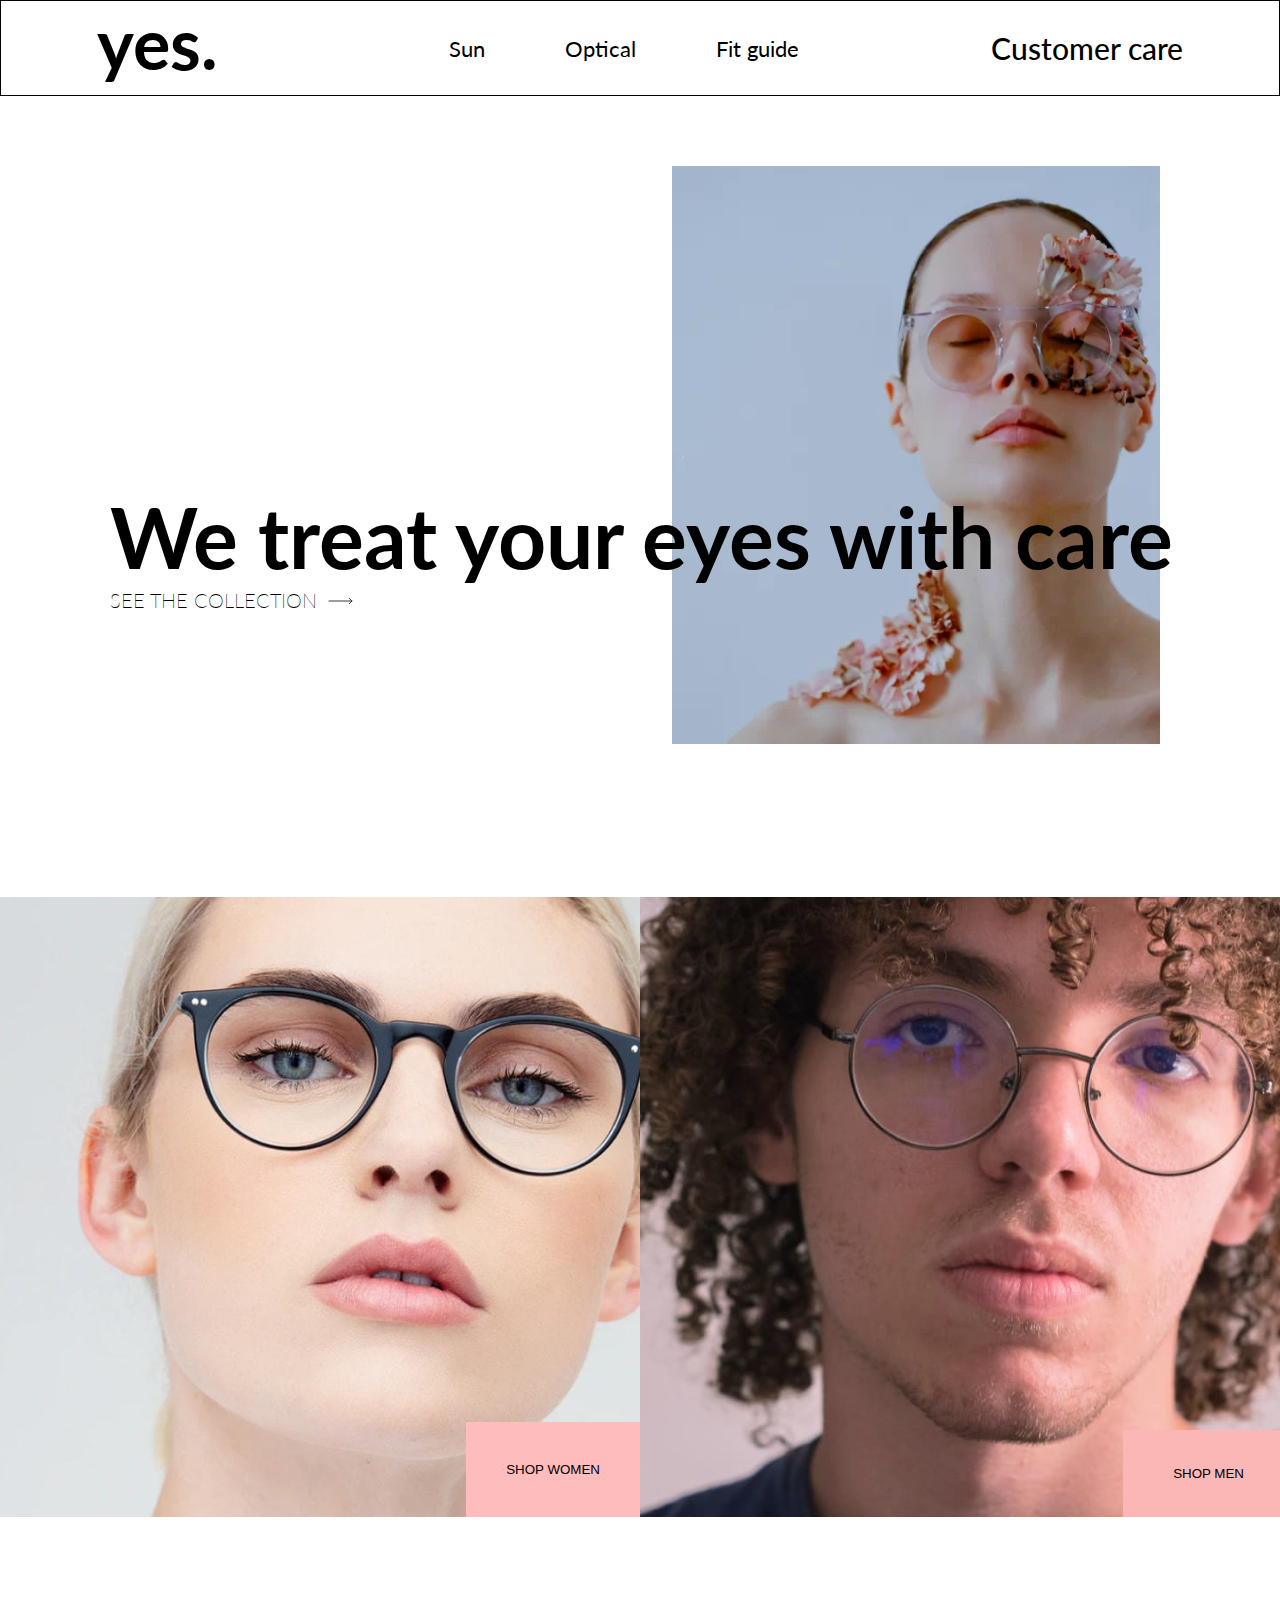
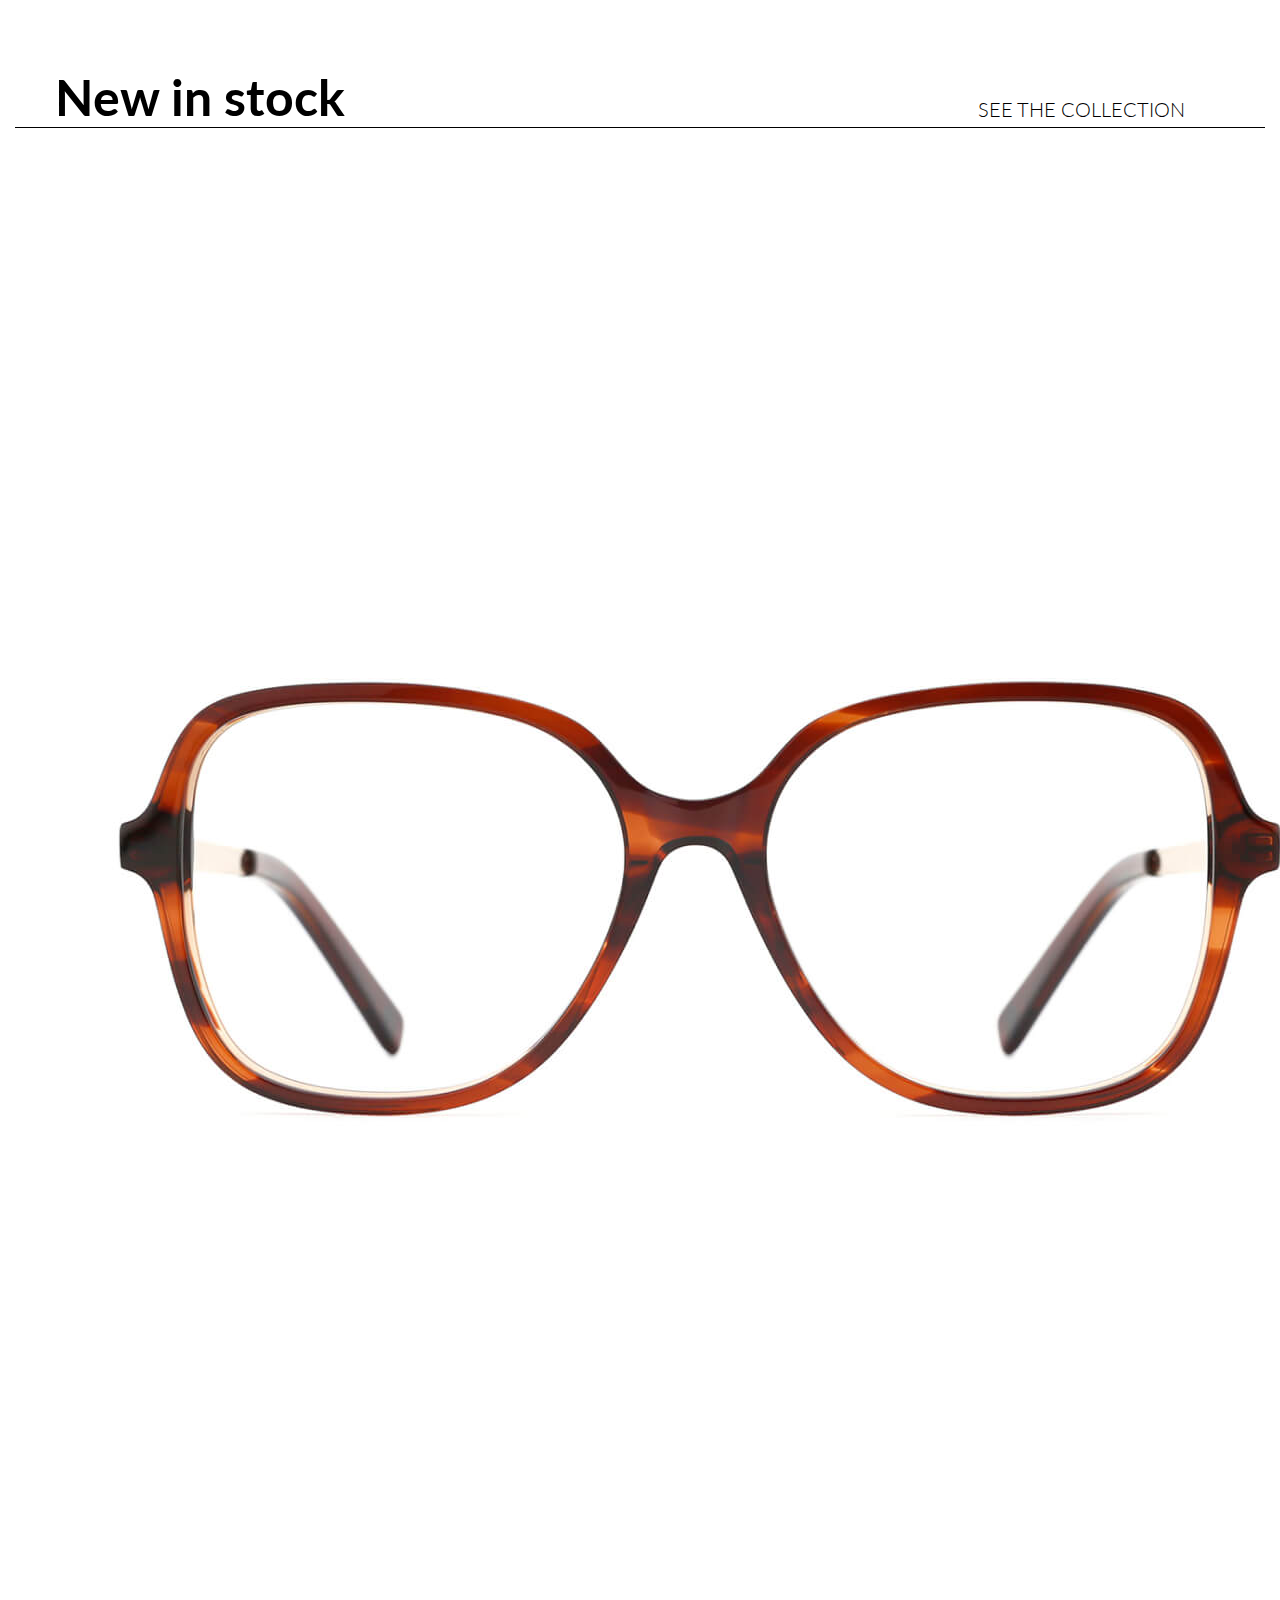
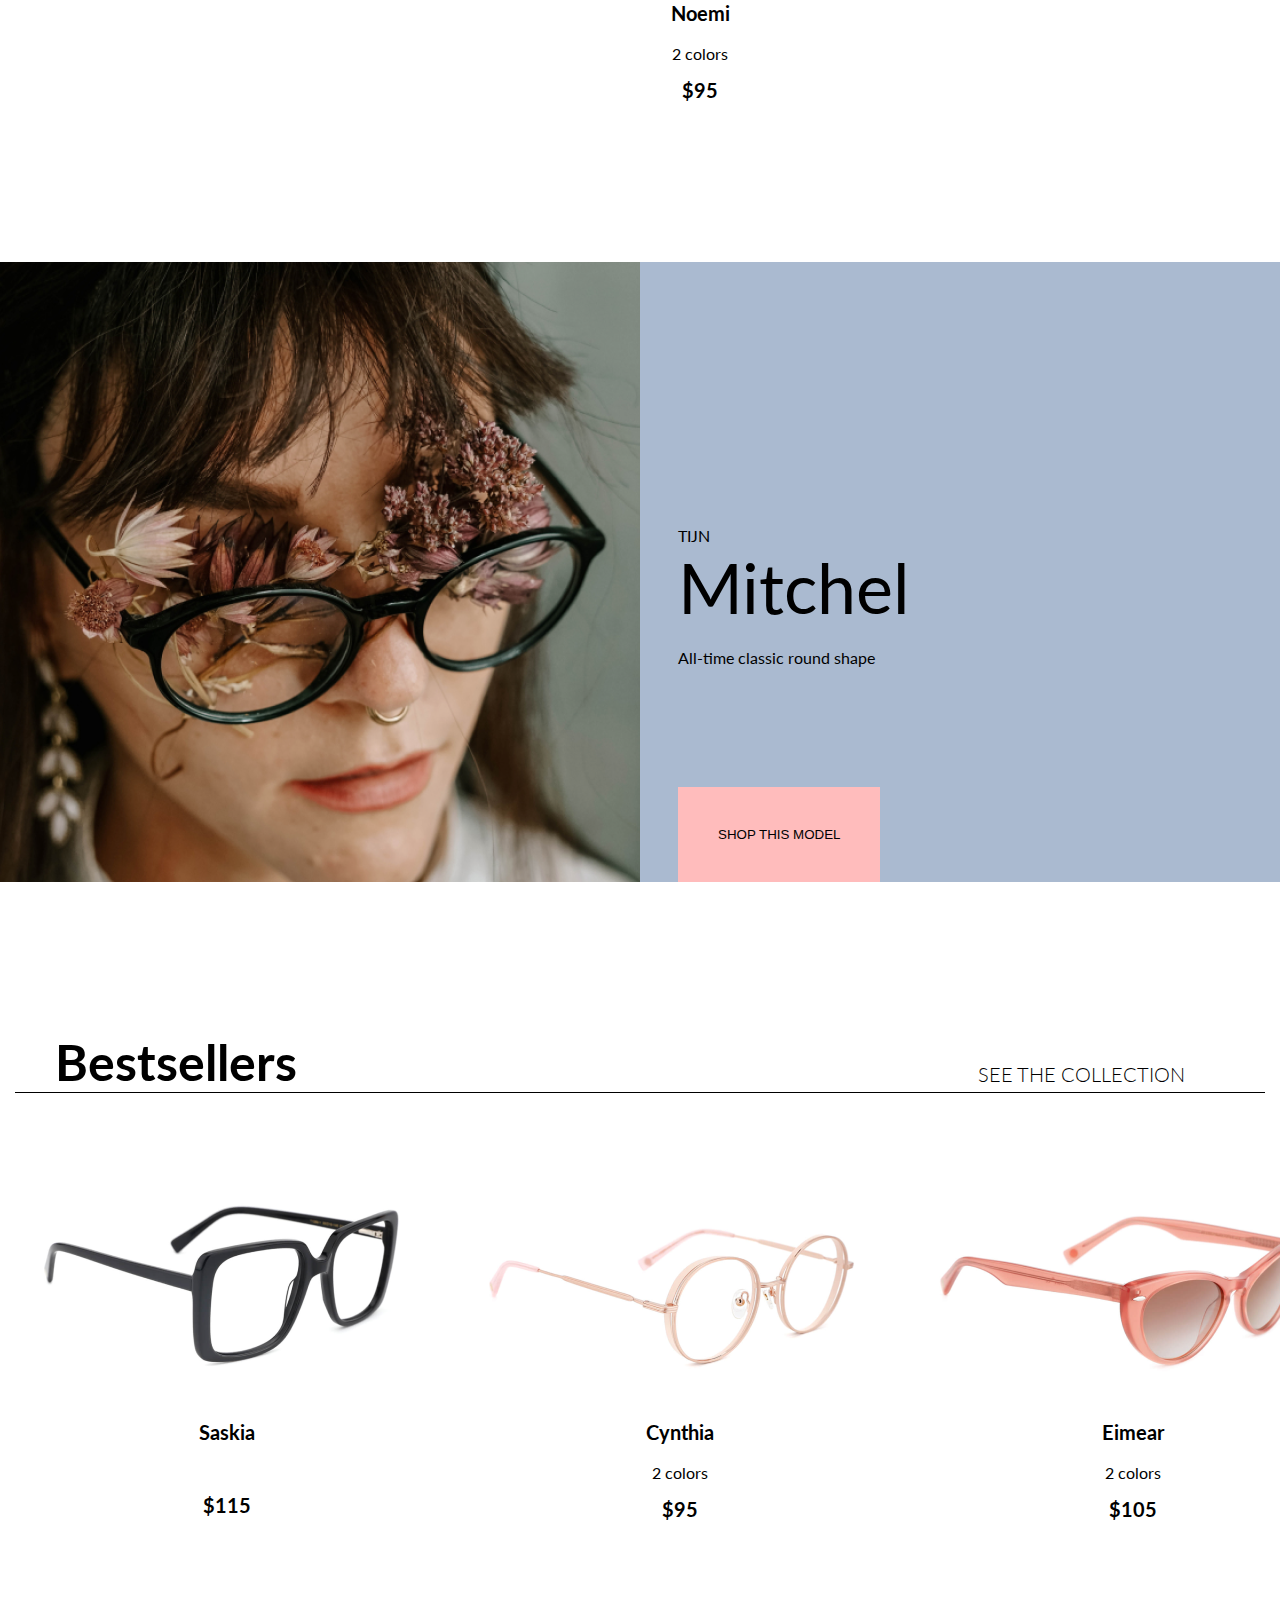
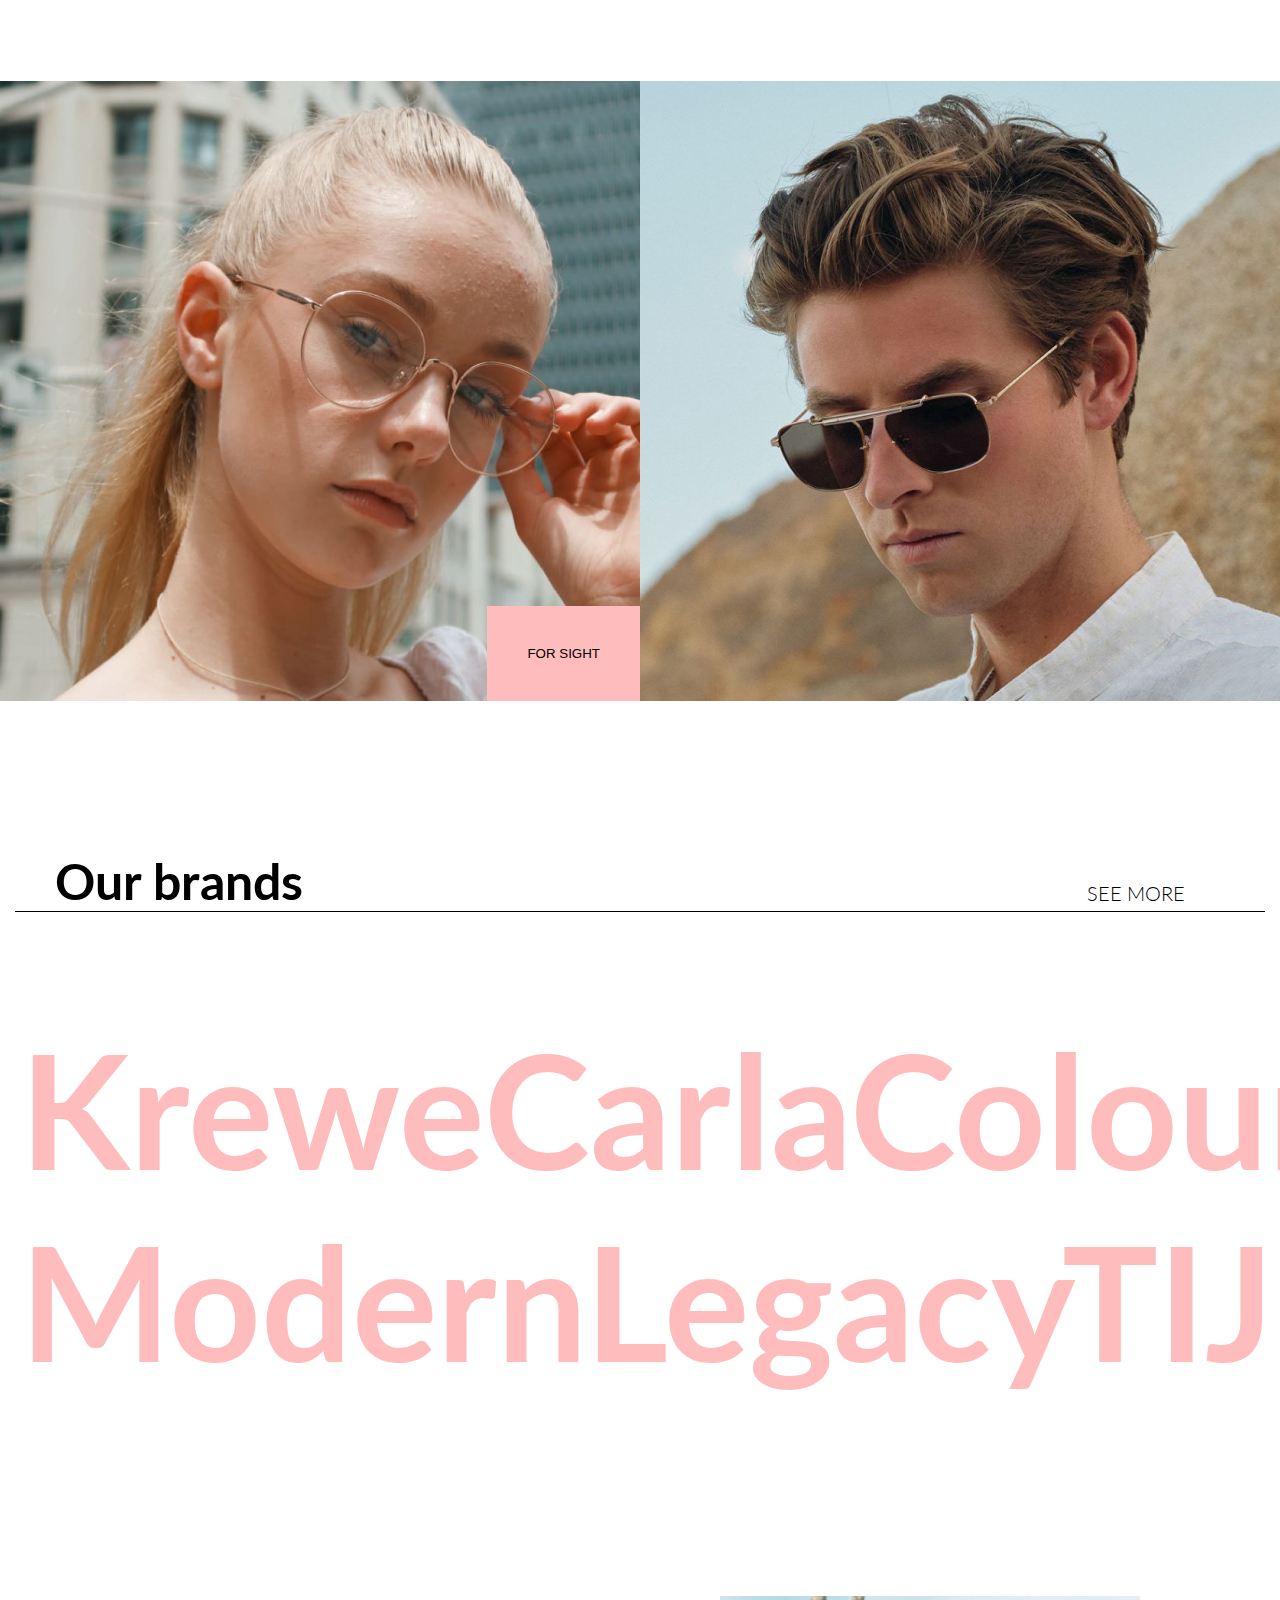
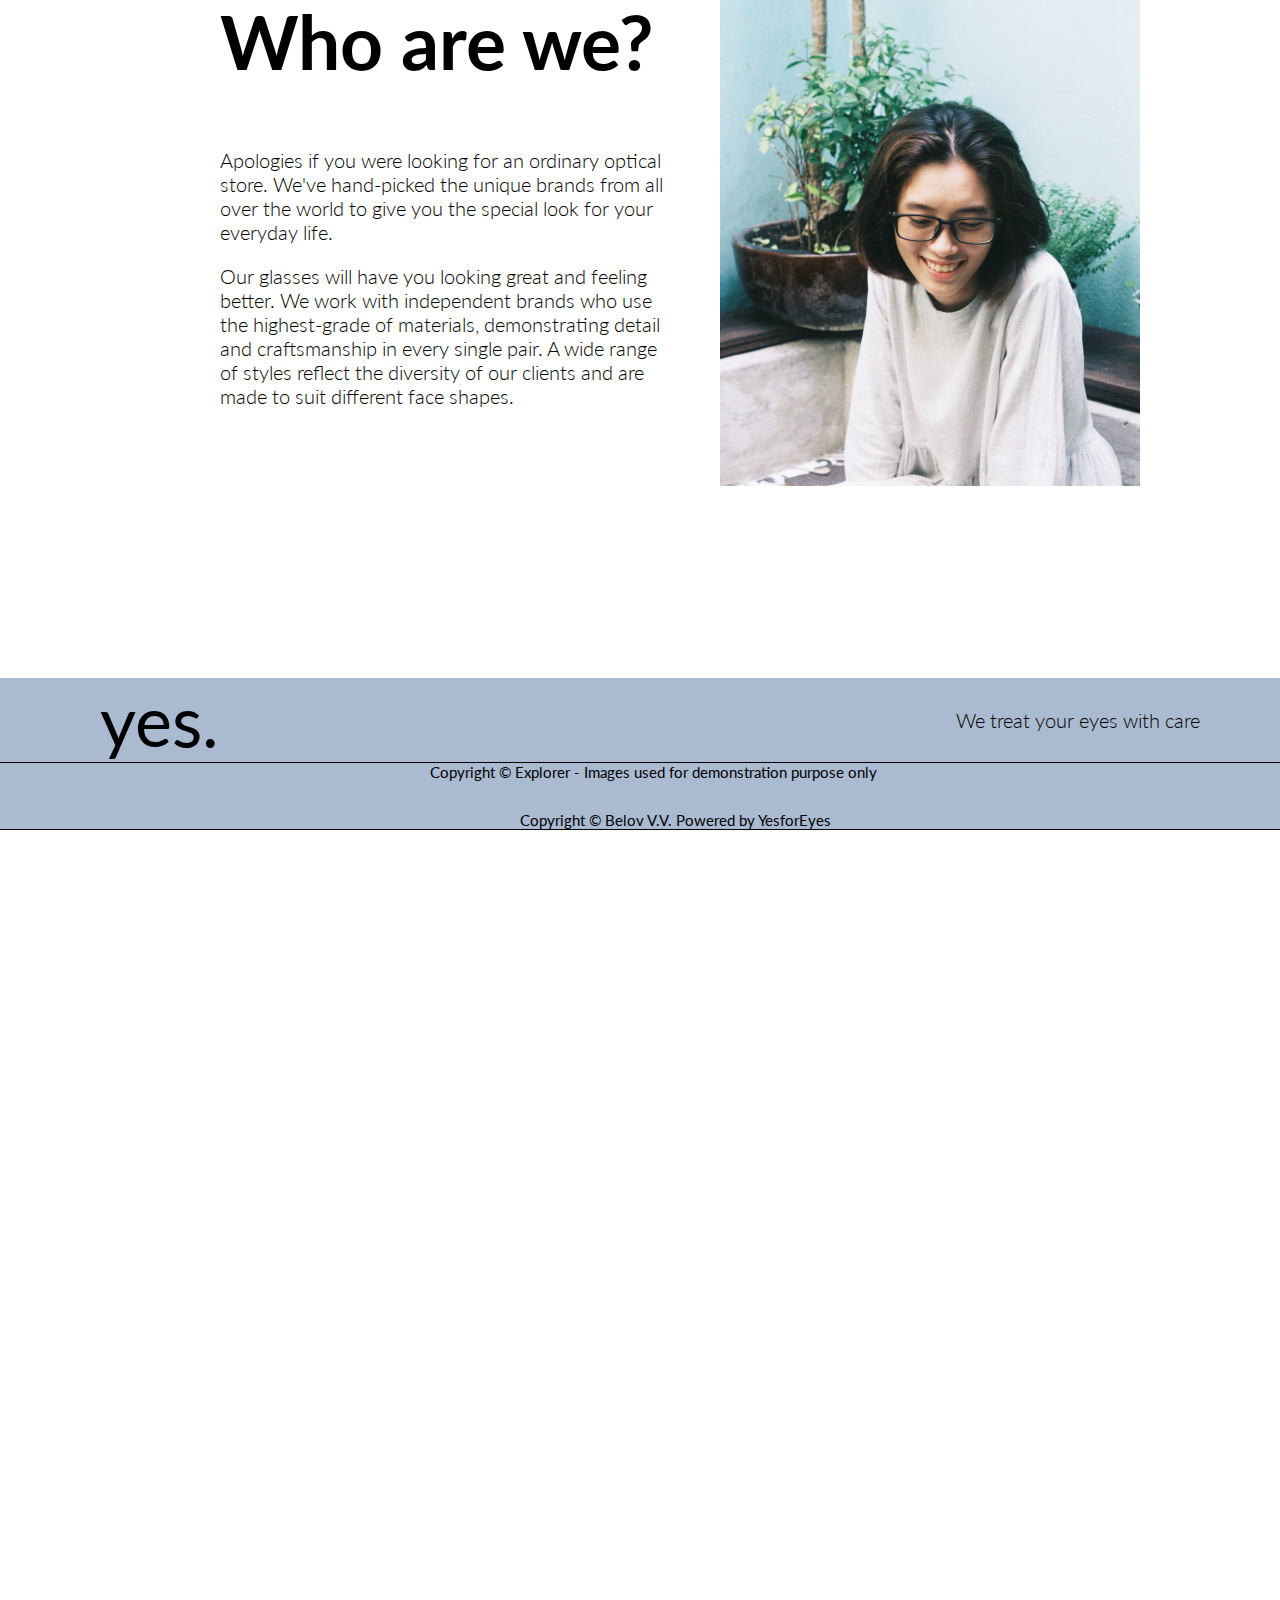
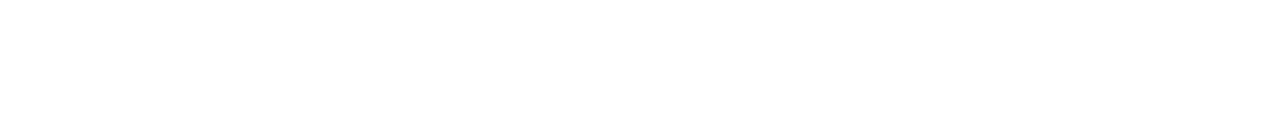
<file: my prjct figm/index.html>
<!DOCTYPE html>
<html lang="en">

<head>
    <meta charset="UTF-8">
    <meta http-equiv="X-UA-Compatible" content="IE=edge">
    <meta name="viewport" content="width=device-width, initial-scale=1.0">
    <link rel="preconnect" href="https://fonts.googleapis.com">
    <link rel="preconnect" href="https://fonts.gstatic.com" crossorigin>
    <link href="https://fonts.googleapis.com/css2?family=Inter+Tight:ital,wght@0,300;1,200&family=Lato:ital,wght@0,300;0,400;0,700;1,100;1,300;1,400&family=Major+Mono+Display&family=Noto+Sans:ital,wght@0,200;0,400;1,200;1,400&family=Roboto:ital,wght@0,100;0,300;0,400;0,500;1,100;1,300;1,400&display=swap" rel="stylesheet">
    <link rel="stylesheet" href="style.css">
    <title>Yes For Eyes</title>
<body>
    </head>
    <div class="flex-container">
        <a class="yes" href="index.html">
            <div class="yes">yes.</div>
        </a>
        <div class="flex2">
            <a class="sun" href="sun.html">
                <div class="sun">Sun</div>
            </a>
            <a class="opti" href="optical.html">
                <div class="opti">Optical</div>
            </a>
            <a class="fit" href="fit_guide.html">
                <div class="fit">Fit guide</div>
            </a>
        </div>
        <div class="care">Customer care</div>

    </div>
    <div class="imggirl">
        <img src="girl1.png" alt="girl1">
    </div>

    <div class="text">We treat your eyes with care
        <div class="see">SEE THE COLLECTION
            <img class="strelka" src="strelka.svg" alt="">
        </div>
    </div>
    <div class="block2">
        <div class="imgblock imgl">
            <button class="shop-button1">SHOP WOMEN</button>
        </div>
        <div class="imgblock imgr">
            <button class="shop-button2">SHOP MEN</button>
        </div>
    </div>
    <div class="block3">
        <div class="new">
            New in stock
            <div class="see2">
                SEE THE COLLECTION
            </div>
        </div>
    </div>
    <div class="eyes">
        <div class="n1">
            <img class="imgn1" src="n1.jpg" alt="Очки">
            <div class="noemi">
                Noemi
            </div><br>
            2 colors<br>
            <div class="b1">
                $95
            </div>
        </div>
        <div class="n2">
            <img src="n2.png" alt="Очки">
            <div class="hurst">
                Hurst
            </div><br>
            2 colors<br>
            <div class="b2">
                $285
            </div>
        </div>
        <div class="n3">
            <img src="n3.png" alt="Очки">
            <div class="louisa">
                Louisa
            </div><br>
            2 colors<br>
            <div class="b3">
                $315
            </div>
        </div>
    </div>
    <div class="block4">
        <div class="imgblock4 imgleft"></div>
        <div class="imgblock4 imgright">
            <div class="block4text">
                TIJN<br>
                <div class="mitch">
                    Mitchel
                </div><br>
                All-time classic round shape<br>
                <button class="shop-button3">SHOP THIS MODEL</button>
            </div>
        </div>
    </div>
    <div class="block5">
        <div class="best">
            Bestsellers
            <div class="see3">
                SEE THE COLLECTION
            </div>
        </div>
    </div>
    <div class="eyes-block2">
        <div class="nn1">
            <img class="imgnn1" src="nn1.png" alt="Очки">
            <div class="saskia">
                Saskia
            </div><br>
            <div class="bb1">
                $115
            </div>
        </div>
        <div class="nn2">
            <img src="nn2.png" alt="Очки">
            <div class="cynthia">
                Cynthia
            </div><br>
            2 colors<br>
            <div class="bb2">
                $95
            </div>
        </div>
        <div class="nn3">
            <img src="nn3.png" alt="Очки">
            <div class="eimear">
                Eimear
            </div><br>
            2 colors<br>
            <div class="bb3">
                $105
            </div>
        </div>
    </div>
    <div class="block6">
        <div class="imgblock6 imgblock6-left">
            <button class="shop-button4">FOR SIGHT</button>
        </div>
        <div class="imgblock6 imgblock6-right"></div>
    </div>
    <div class="block7">
        <div class="brand">
            Our brands
            <div class="see4">
                SEE MORE
            </div>
        </div>
    </div>
    <div class="textbig">
        KreweCarlaColour<br>
        ModernLegacyTIJN
    </div>
    <div class="content-box">
        <div class="imgboy3">
            <img class="boy3" src="boy3.png" alt="boy">
        </div>
        <div class="who">
            <h2>Who are we?</h2>
        </div>
        <div class="textend">
            <p>Apologies if you were looking for an ordinary optical<br> store. We've hand-picked the unique brands from
                all <br> over the world to give you the special look for your<br> everyday life.</p>
            <p>Our glasses will have you looking great and feeling<br> better. We work with independent brands who
                use<br> the highest-grade of materials, demonstrating detail<br> and craftsmanship in every single pair.
                A wide range<br> of styles reflect the diversity of our clients and are<br> made to suit different face
                shapes.</p>
        </div>
    </div>

    <footer>
        <div class="footer">
            <div class="yes2">
                yes.
                <div class="we11">
                    We treat your eyes with care
                </div>
            </div>

        </div>
        <div class="copy">
            <div class="footerinfo">
                Copyright © Explorer - Images used for demonstration purpose only
                <div class="footertext">
                    Copyright © Belov V.V. Powered by YesforEyes
                </div>
            </div>
        </div>
    </footer>
</body>

</html>
</file>
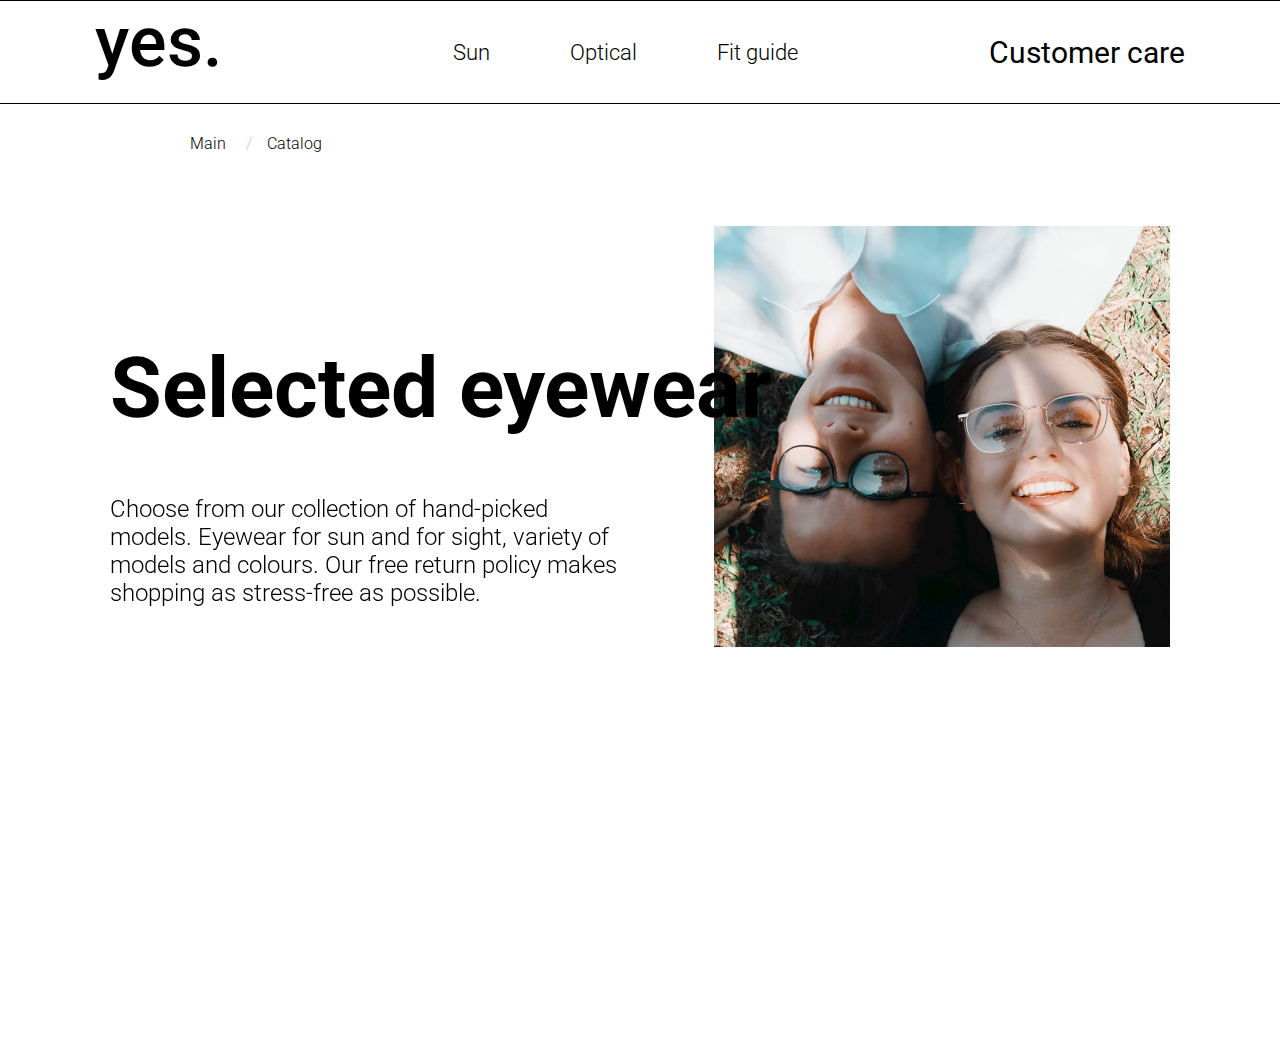
<file: my prjct figm/catalog.html>
<!DOCTYPE html>
<html lang="en">

<head>
    <meta charset="UTF-8">
    <meta http-equiv="X-UA-Compatible" content="IE=edge">
    <meta name="viewport" content="width=device-width, initial-scale=1.0">
    <link rel="preconnect" href="https://fonts.googleapis.com">
    <link rel="preconnect" href="https://fonts.gstatic.com" crossorigin>
    <link
        href="https://fonts.googleapis.com/css2?family=Inter+Tight:ital,wght@0,300;1,200&family=Major+Mono+Display&family=Noto+Sans:ital,wght@0,200;0,400;1,200;1,400&family=Roboto:ital,wght@0,100;0,300;0,400;0,500;1,100;1,300;1,400&display=swap"
        rel="stylesheet">
    <link rel="stylesheet" href="catalog.css">
    <title>catalog</title>
</head>

<body>
    <div class="flex-container">
        <a class="yes" href="index.html">
            <div class="yes">yes.</div>
        </a>
        <div class="flex2">
            <a class="sun" href="sun.html">
                <div class="sun">Sun</div>
            </a>
            <a class="opti" href="optical.html">
                <div class="opti">Optical</div>
            </a>
            <a class="fit" href="fit_guide.html">
                <div class="fit">Fit guide</div>
            </a>
        </div>
        <div class="care">Customer care</div>
    </div>
    <div class="mini-menu">
        <a class="main-m" href="index.html">
            <div class="main-m">Main</div>
        </a>
        <div class="slsh1">/</div>
        <a class="catalog-m" href="catalog.html">
            <div class="catalog-m">Catalog</div>
        </a>
    </div>

    <div class="t">
        <div class="t1">
            <p>
            <h1>Selected eyewear</h1>
            </p>
        </div>
        <div class="t2">Choose from our collection of hand-picked <br> models. Eyewear for sun and for sight, variety of
            <br> models and colours. Our free return policy makes <br> shopping as stress-free as possible.
        </div>
    </div>
    <div class="imggirl">
        <img src="catalogcss/catpick.png" alt="girl1">
    </div>
</body>

</html>
</file>
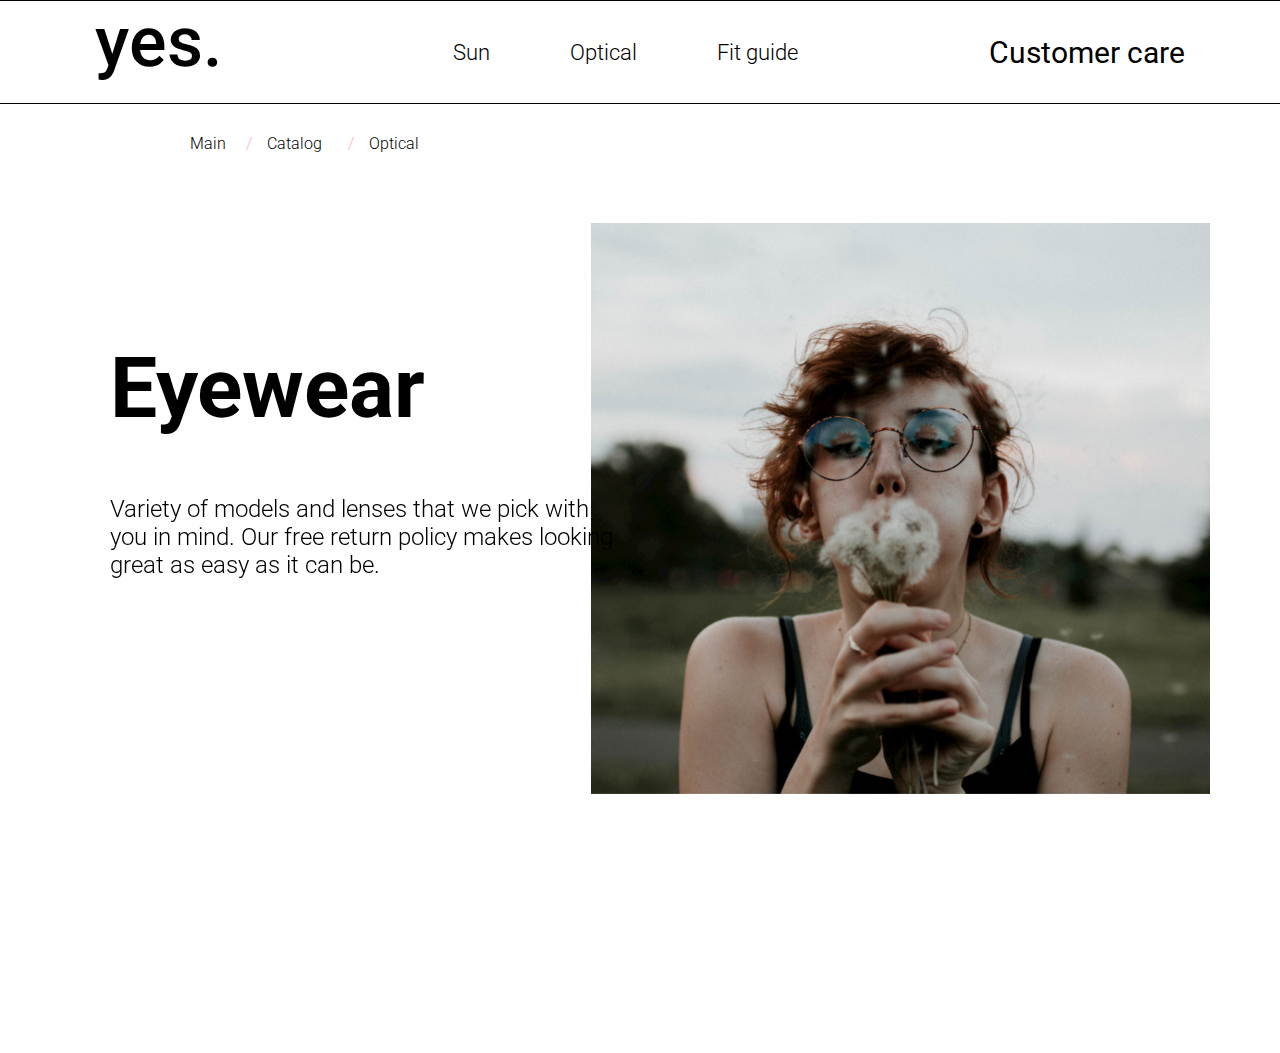
<file: my prjct figm/optical.html>
<!DOCTYPE html>
<html lang="en">

<head>
    <meta charset="UTF-8">
    <meta http-equiv="X-UA-Compatible" content="IE=edge">
    <meta name="viewport" content="width=device-width, initial-scale=1.0">
    <link rel="preconnect" href="https://fonts.googleapis.com">
    <link rel="preconnect" href="https://fonts.gstatic.com" crossorigin>
    <link
        href="https://fonts.googleapis.com/css2?family=Inter+Tight:ital,wght@0,300;1,200&family=Major+Mono+Display&family=Noto+Sans:ital,wght@0,200;0,400;1,200;1,400&family=Roboto:ital,wght@0,100;0,300;0,400;0,500;1,100;1,300;1,400&display=swap"
        rel="stylesheet">
    <link rel="stylesheet" href="optical.css">
    <title>optical</title>
</head>

<body>
    <div class="flex-container">
        <a class="yes" href="index.html">
            <div class="yes">yes.</div>
        </a>
        <div class="flex2">
            <a class="sun" href="sun.html">
                <div class="sun">Sun</div>
            </a>
            <a class="opti" href="optical.html">
                <div class="opti">Optical</div>
            </a>
            <a class="fit" href="fit_guide.html">
                <div class="fit">Fit guide</div>
            </a>
        </div>
        <div class="care">Customer care</div>
    </div>
    <div class="mini-menu">
        <a class="main-m" href="index.html">
            <div class="main-m">Main</div>
        </a>
        <div class="slsh1">/</div>
        <a class="catalog-m" href="catalog.html">
            <div class="catalog-m">Catalog</div>
        </a>
        <div class="slsh2">/</div>
        <a class="opti" href="optical.html">
            <div class="opti">Optical</div>
        </a>
    </div>
    <div class="t">
        <div class="t1">
            <p>
            <h1>Eyewear</h1>
            </p>
        </div>
        <div class="t2">Variety of models and lenses that we pick with <br> you in mind. Our free return policy makes
            looking <br> great as easy as it can be.</div>
    </div>
    <div class="imggirl">
        <img src="opticalcss/optgirl.png" alt="girl">
    </div>
</body>

</html>
</file>
<file: my prjct figm/style.css>
html {
    font-family: 'Lato', sans-serif;
}

* {
    box-sizing: border-box;
}

body {
    margin: 0;
    padding-bottom: 100vh;
}

.flex-container {
    max-width: 100%;
    width: auto;
    display: flex;
    justify-content: space-around;
    border: 1px solid rgb(0, 0, 0);
    flex-wrap: wrap;
}


.yes {
    font-weight: 700;
    font-size: 70px;
    margin-bottom: 5px;

}

.yes:link {
    text-decoration: none;
    color: black;
}

.yes:visited {
    color: black;
}

.yes:hover {
    color: #fbb6b6;
}

.flex2 {
    font-size: 22px;
    display: flex;
    flex-direction: row;
    align-items: center;
    gap: 80px;
    margin-left: 40px;
    font-weight: 400;
}

.sun:link {
    text-decoration: none;
    color: black;
}

.sun:visited {
    color: black;
}

.sun:focus {
    color: #fbb6b6;
}

.sun:hover {
    color: #fbb6b6;
}

.sun:active {
    color: #fbb6b6;
}

.opti:link {
    text-decoration: none;
    color: black;
}

.opti:visited {
    color: black;
}

.opti:focus {
    color: #fbb6b6;
}

.opti:hover {
    color: #fbb6b6;
}

.opti:active {
    color: #fbb6b6;
}

.fit:link {
    text-decoration: none;
    color: black;
}

.fit:visited {
    color: black;
}

.fit:focus {
    color: #fbb6b6;
}

.fit:hover {
    color: #fbb6b6;
}

.fit:active {
    color: #fbb6b6;
}

.care {
    font-weight: 500;
    font-size: 30px;
    display: flex;
    align-items: center;
}

.text {
    position: absolute;
    font-weight: 700;
    font-size: 84px;
    margin-left: 110px;
    margin-top: 390px;

}

.see {
    position: absolute;
    font-size: 20px;
    font-weight: 200;
    margin-top: 1px;
}

.strelka {
    display: flex;
    text-align: center;
    margin-left: 218px;
    margin-top: -15px;
    animation: strelka 3s 0s both infinite;
}

.strelka:hover {
    animation: none;
}

@keyframes strelka {

    0%,
    20% {
        transform: translate3d(0, 0, 0);
    }

    10%,
    14%,
    18%,
    2%,
    6% {
        transform: translate3d(-7px, 0, 0);
    }

    12%,
    16%,
    4%,
    8% {
        transform: translate3d(7px, 0, 0);
    }
}

.imggirl {
    float: right;
    margin-right: 120px;
    margin-top: 70px;
    animation: 5s show ease-out;
}

@keyframes show {
    from {
        opacity: 0;
    }

    to {
        opacity: 1;
    }
}

.block2 {
    display: flex;
    width: 100%;
}

.imgblock {
    flex: 1 1 0px;
    display: flex;
    justify-content: flex-end;
    align-items: flex-end;
    background-repeat: no-repeat;
    background-position: center;
    height: 620px;
    background-size: cover;
}

.imgl {
    background: url(girl2.png);
    margin-top: 150px;

}

.imgr {
    background: url(boy1.png);
    margin-top: 150px;

}

.shop-button1 {
    background-color: #FFBCBC;
    padding: 40px;
    border: 0;
}

.shop-button2 {
    background-color: #fbb6b6;
    padding: 36px;
    border: 0;
    padding-left: 50px;
}

.block3 {
    border-bottom: 1px solid black;
    margin: 15px;
}

.new {
    margin-top: 150px;
    font-size: 50px;
    font-weight: 700;
    margin-left: 40px;
    padding-right: 10px;

}

.see2 {
    font-size: 20px;
    float: right;
    right: 50px;
    font-weight: 300;
    margin-right: 70px;
    margin-top: 30px;
}

.eyes {
    display: flex;
    text-align: center;
    justify-content: space-around;
    margin-top: 70px;
}

.noemi {
    font-size: 20px;
    font-weight: 700;
}

.b1 {
    margin-top: 15px;
    font-size: 20px;
    font-weight: 700;
}

.hurst {
    font-size: 20px;
    font-weight: 700;
}

.b2 {
    margin-top: 15px;
    font-size: 20px;
    font-weight: 700;
}

.louisa {
    font-size: 20px;
    font-weight: 700;
}

.b3 {
    margin-top: 15px;
    font-size: 20px;
    font-weight: 700;
}

.block4 {
    display: flex;
    width: 100%;
}

.imgblock4 {
    flex: 1 1 0px;
    display: flex;
    justify-content: flex-end;
    align-items: flex-end;
    background-repeat: no-repeat;
    background-position: center;
    height: 620px;
    background-size: cover;
    margin-top: 160px;
}

.imgleft {
    background-image: url(girl3.png);
}

.imgright {
    background-image: url(back4.png);
}

.mitch {
    font-size: 70px;
    font-weight: 400;
}

.block4text {
    margin-right: 370px;

}

.shop-button3 {
    margin-top: 120px;
    background-color: #FFBCBC;
    padding: 40px;
    border: 0;
}

.block5 {
    border-bottom: 1px solid black;
    margin: 15px;
}

.best {
    margin-top: 150px;
    font-size: 50px;
    font-weight: 700;
    margin-left: 40px;
    padding-right: 10px;
}

.see3 {
    font-size: 20px;
    float: right;
    right: 50px;
    font-weight: 300;
    margin-right: 70px;
    margin-top: 30px;
}

.eyes-block2 {
    display: flex;
    text-align: center;
    justify-content: space-around;
    margin-top: 70px;
}

.saskia {
    font-size: 20px;
    font-weight: 700;
}

.bb1 {
    font-size: 20px;
    font-weight: 700;
    margin-top: 30px;
}

.cynthia {
    font-size: 20px;
    font-weight: 700;
}

.bb2 {
    margin-top: 15px;
    font-size: 20px;
    font-weight: 700;
}

.eimear {
    font-size: 20px;
    font-weight: 700;
}

.bb3 {
    margin-top: 15px;
    font-size: 20px;
    font-weight: 700;
}

.block6 {
    display: flex;
    width: 100%;
}

.imgblock6 {
    flex: 1 1 0px;
    display: flex;
    justify-content: flex-end;
    align-items: flex-end;
    background-repeat: no-repeat;
    background-position: center;
    height: 620px;
    background-size: cover;
    margin-top: 160px;
}

.imgblock6-left {
    background-image: url(girl4.png);
}

.imgblock6-right {
    background-image: url(boy2.png);
}

.shop-button4 {
    background-color: #FFBCBC;
    padding: 40px;
    border: 0;

}

.block7 {
    border-bottom: 1px solid black;
    margin: 15px;
}

.brand {
    margin-top: 150px;
    font-size: 50px;
    font-weight: 700;
    margin-left: 40px;
    padding-right: 10px;
}

.see4 {
    font-size: 20px;
    float: right;
    right: 50px;
    font-weight: 300;
    margin-right: 70px;
    margin-top: 30px;
}

.textbig {
    font-size: 160px;
    color: #FFBCBC;
    font-weight: 700;
    margin-top: 100px;
    margin-left: 20px;
}



.content-box {
    margin-left: 220px;
    margin-top: 200px;
}

.who {
    font-size: 50px;
    font-weight: 700;
}

.textend {
    font-size: 20px;
    font-weight: 300;
}

.boy3 {
    float: right;
    margin-right: 140px;
    animation: boy3 5s forwards;
}

@keyframes boy3 {
    from {
        opacity: 0;
    }

    to {
        opacity: 1;
    }
}



.footer {
    background-color: #AABAD0;
    border-bottom: 1px solid black;
    margin-top: 270px;
}

.yes2 {
    font-weight: 400;
    font-size: 70px;
    margin-top: 150px;
    padding-right: 10px;
    margin-left: 100px;
}

.we11 {
    float: right;
    font-size: 20px;
    font-weight: 300;
    margin-right: 70px;
    margin-top: 30px;
}

.copy {
    background-color: #AABAD0;
    border-bottom: 1px solid black;
}

.footerinfo {
    font-size: 15px;
    margin-left: 430px;


}

.footertext {
    margin-top: 30px;
    margin-left: 90px;

}
</file>
<file: my prjct figm/catalog.css>
html {
    font-family: "Roboto", sans-serif;
}

* {
    box-sizing: border-box;
}

body {
    margin: 0;
    padding-bottom: 100vh;
} 

.flex-container {
    max-width: 100%;
    width: auto;
    display: flex;
    justify-content: space-around;
    border-top: 1px solid black;
    border-bottom: 1px solid black;
    flex-wrap: wrap; 
}

.yes {
    font-weight: 500;
    font-size: 70px;
    margin-bottom: 10px;
    
}

.yes:link {
    text-decoration: none;
    color:black;
}

.yes:visited {
    color: black;
}

.yes:hover {
    color: #fbb6b6;
}

.flex2 {
    font-size: 22px;
    display: flex;
    flex-direction: row;
    align-items: center;
    gap: 80px;
    margin-left: 40px;
    font-weight: 300;
}

.sun:link {
    text-decoration: none;
    color:black;
}

.sun:visited {
    color: black;
}

.sun:focus {
    color: #fbb6b6;
}

.sun:hover {
    color: #fbb6b6;
}

.sun:active {
    color: #fbb6b6;
}

.opti:link {
    text-decoration: none;
    color:black;
}

.opti:visited {
    color: black;
}

.opti:focus {
    color: #fbb6b6;
}

.opti:hover {
    color: #fbb6b6;
}

.opti:active {
    color: #fbb6b6;
}

.fit:link {
    text-decoration: none;
    color:black;
}

.fit:visited {
    color: black;
}

.fit:focus {
    color: #fbb6b6;
}

.fit:hover {
    color: #fbb6b6;
}

.fit:active {
    color: #fbb6b6;
}

.care {
    font-size: 30px;
    display: flex;
    align-items: center;
}

.mini-menu {
    display: flex;
    justify-content: flex-start;
    margin-top: 30px;
    margin-left: 190px;
    font-size: 16px;
    font-weight: 300;
    
}

.slsh1 {
    color: #fbb6b6;
    margin-right: 15px;
    
}

.main-m {
    margin-right: 10px;
}


.main-m:link {
    text-decoration: none;
    color:black;
}

.main-m:visited {
    color: black;
    text-decoration: none;
}

.main-m:focus {
    color: #fbb6b6;
}

.main-m:hover {
    color: #fbb6b6;
}

.main-m:hover {
    color: #fbb6b6;
}

.main-m:active {
    color: #fbb6b6;
}

.catalog-m {
    margin-right: 13px;
}

.catalog-m:link {
    text-decoration: none;
    color:black;
}

.catalog-m:visited {
    color: black;
}

.catalog-m:focus {
    color: #fbb6b6;
}

.catalog-m:hover {
    color: #fbb6b6;
}

.catalog-m:active {
    color: #fbb6b6;
}

.sun-m:link {
    text-decoration: none;
    color:black;
}

.sun-m:visited {
    color: black;
}

.sun-m:focus {
    color: #fbb6b6;
}

.sun-m:hover {
    color: #fbb6b6;
}

.sun-m:active {
    color: #fbb6b6;
}

.imggirl {
    margin-top: 70px;
    margin-right: 110px;
    float: right;
    animation: 4s show ease-out;
}

.t {
    position: absolute;
    margin-left: 100px;
    margin-top: 120px;
    transform: translate3d(10px, 10px, 0px);
    transition-duration: 2s;
}

.t1 {
    font-size: 42px;
    font-weight: 700;
}

.t2 {
    font-size: 24px;
    font-weight: 300;
}
</file>
<file: my prjct figm/optical.css>
html {
    font-family: "Roboto", sans-serif;
}

* {
    box-sizing: border-box;
}

body {
    margin: 0;
    padding-bottom: 100vh;
}

.flex-container {
    max-width: 100%;
    width: auto;
    display: flex;
    justify-content: space-around;
    border-top: 1px solid black;
    border-bottom: 1px solid black;
    flex-wrap: wrap; 
}

.yes {
    font-weight: 500;
    font-size: 70px;
    margin-bottom: 10px;
    
}

.yes:link {
    text-decoration: none;
    color:black;
}

.yes:visited {
    color: black;
}

.yes:hover {
    color: #fbb6b6;
}

.flex2 {
    font-size: 22px;
    display: flex;
    flex-direction: row;
    align-items: center;
    gap: 80px;
    margin-left: 40px;
    font-weight: 300;
}

.sun:link {
    text-decoration: none;
    color:black;
}

.sun:visited {
    color: black;
}

.sun:focus {
    color: #fbb6b6;
}

.sun:hover {
    color: #fbb6b6;
}

.sun:active {
    color: #fbb6b6;
}

.opti:link {
    text-decoration: none;
    color:black;
}

.opti:visited {
    color: black;
}

.opti:focus {
    color: #fbb6b6;
}

.opti:hover {
    color: #fbb6b6;
}

.opti:active {
    color: #fbb6b6;
}

.fit:link {
    text-decoration: none;
    color:black;
}

.fit:visited {
    color: black;
}

.fit:focus {
    color: #fbb6b6;
}

.fit:hover {
    color: #fbb6b6;
}

.fit:active {
    color: #fbb6b6;
}

.care {
    font-size: 30px;
    display: flex;
    align-items: center;
}

.mini-menu {
    display: flex;
    justify-content: flex-start;
    margin-top: 30px;
    margin-left: 190px;
    font-size: 16px;
    font-weight: 300;
    
}

.slsh1, .slsh2 {
    color: #fbb6b6;
    margin-right: 15px;
    
}

.main-m {
    margin-right: 10px;
}

.main-m:link {
    text-decoration: none;
    color:black;
}

.main-m:visited {
    color: black;
    text-decoration: none;
}

.main-m:focus {
    color: #fbb6b6;
}

.main-m:hover {
    color: #fbb6b6;
}

.main-m:active {
    color: #fbb6b6;
}

.catalog-m {
    margin-right: 13px;
}

.sun-m:link {
    text-decoration: none;
    color:black;
}

.sun-m:visited {
    color: black;
}

.sun-m:focus {
    color: #fbb6b6;
}

.sun-m:hover {
    color: #fbb6b6;
}

.sun-m:active {
    color: #fbb6b6;
}

.mini-menu {
    display: flex;
    justify-content: flex-start;
    margin-top: 30px;
    margin-left: 190px;
    font-size: 16px;
    font-weight: 300;
    
}

.slsh1, .slsh2 {
    color: #fbb6b6;
    margin-right: 15px;
    
}

.main-m {
    margin-right: 10px;
}

.main-m:link {
    text-decoration: none;
    color:black;
}

.main-m:visited {
    color: black;
    text-decoration: none;
}

.main-m:focus {
    color: #fbb6b6;
}

.main-m:hover {
    color: #fbb6b6;
}

.main-m:active {
    color: #fbb6b6;
}

.catalog-m {
    margin-right: 13px;
}

.catalog-m {
    margin-right: 13px;
}

.catalog-m:link {
    text-decoration: none;
    color:black;
}

.catalog-m:visited {
    color: black;
}

.catalog-m:focus {
    color: #fbb6b6;
}

.catalog-m:hover {
    color: #fbb6b6;
}

.catalog-m:active {
    color: #fbb6b6;
}

.optical-m:link {
    text-decoration: none;
    color:black;
}

.optical-m:visited {
    color: black;
}

.optical-m:focus {
    color: #fbb6b6;
}

.optical-m:hover {
    color: #fbb6b6;
}

.optical-m:active {
    color: #fbb6b6;
}

.t {
    position: absolute;
    margin-left: 100px;
    margin-top: 120px;
    transform: translate3d(10px, 10px, 0px);
    transition-duration: 2s;
}

.t1 {
    font-size: 42px;
    font-weight: 700;
}

.t2 {
    font-size: 24px;
    font-weight: 300;
}

.imggirl {
    margin-top: 70px;
    margin-right: 70px;
    float: right;
    animation: 4s show ease-out;
}

@keyframes show {
    from { opacity: 0;}
    to {opacity: 1;}
}
</file>
